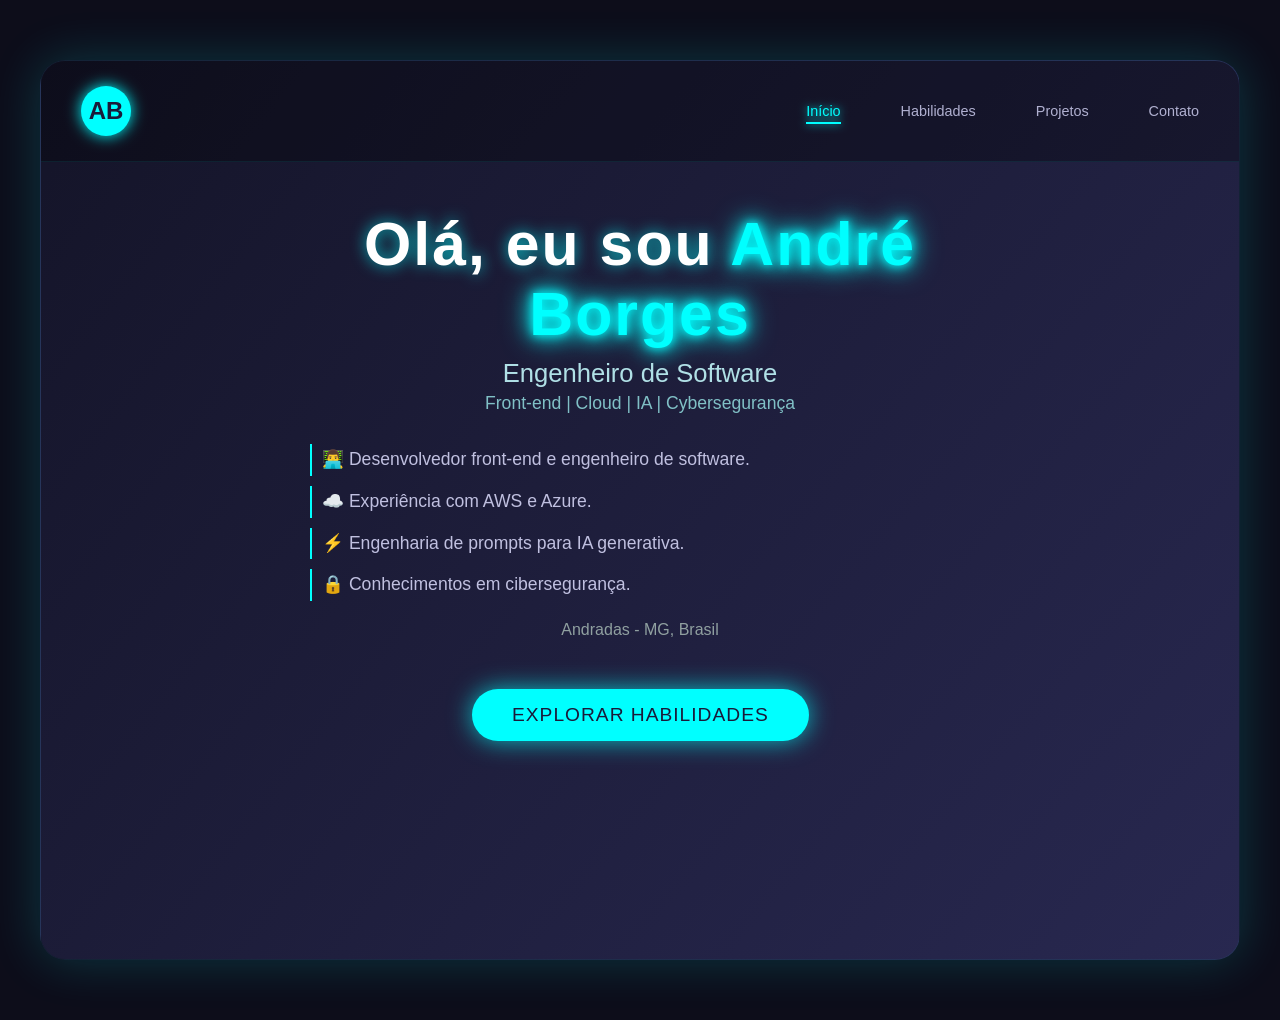
<file: index.html>
<!DOCTYPE html>
<html lang="pt-BR">
<head>
  <meta charset="UTF-8" />
  <meta name="viewport" content="width=device-width, initial-scale=1.0" />
  <title>Portfólio - André Borges</title>
  <link rel="stylesheet" href="https://cdnjs.cloudflare.com/ajax/libs/font-awesome/6.5.2/css/all.min.css" />
  <style>
    /* Variáveis CSS */
    :root {
      --nav-height: 70px;
      --main-color: #00ffff;
      --secondary-color: #8200ff;
      --bg-dark: #0d0d1a;
      --bg-medium: #1a1a3a;
      --text-light: #e0e0ff;
      --text-muted: #b0b0d0;
    }

    * {
      padding: 0;
      margin: 0;
      box-sizing: border-box;
      font-family: 'Segoe UI', Tahoma, Geneva, Verdana, sans-serif;
    }

    body {
      width: 100%;
      min-height: 100vh;
      display: flex;
      justify-content: center;
      align-items: center;
      background-color: var(--bg-dark);
      color: var(--text-light);
      overflow-x: hidden;
      padding: 20px;
    }

    main {
      position: relative;
      display: flex;
      flex-direction: column;
      width: 100%;
      max-width: 1200px;
      min-height: 90vh;
      border-radius: 25px;
      overflow: hidden;
      background: linear-gradient(90deg, rgba(20,20,40,1) 0%, rgba(30,30,60,1) 35%, rgba(40,40,80,1) 100%);
      box-shadow: 0 0 50px rgba(0,255,255,0.18);
      border: 1px solid rgba(0,255,255,0.06);
    }

    nav {
      display: flex;
      justify-content: space-between;
      padding: 15px 20px;
      align-items: center;
      z-index: 10;
      background-color: rgba(0, 0, 0, 0.3);
      border-bottom: 1px solid rgba(0, 255, 255, 0.08);
      flex-wrap: wrap;
    }

    .logo-placeholder {
      width: 40px;
      height: 40px;
      background-color: var(--main-color);
      border-radius: 50%;
      display: flex;
      justify-content: center;
      align-items: center;
      font-weight: bold;
      font-size: 20px;
      color: var(--bg-medium);
      box-shadow: 0 0 15px var(--main-color);
    }

    .menu-text {
      display: flex;
      gap: 15px;
      font-weight: 500;
      color: var(--text-muted);
      flex-wrap: wrap;
      justify-content: center;
      margin: 5px 0;
    }

    .menu-text p {
      cursor: pointer;
      transition: color 0.3s, text-shadow 0.3s;
      position: relative;
      font-size: 0.9em;
    }

    .menu-text p:hover {
      color: var(--main-color);
      text-shadow: 0 0 8px var(--main-color);
    }

    .menu-text p.active {
      color: var(--main-color);
      text-shadow: 0 0 8px var(--main-color);
    }
    .menu-text p.active::after {
      content: '';
      position: absolute;
      bottom: -5px;
      left: 0;
      width: 100%;
      height: 2px;
      background-color: var(--main-color);
      box-shadow: 0 0 8px var(--main-color);
    }

    button {
      font-size: 0.9em;
      padding: 10px 25px;
      border-radius: 20px;
      background-color: transparent;
      border: 2px solid var(--main-color);
      color: var(--main-color);
      cursor: pointer;
      transition: background-color 0.3s, color 0.3s, box-shadow 0.3s;
      text-transform: uppercase;
      letter-spacing: 1px;
    }

    button:hover {
      background-color: var(--main-color);
      color: var(--bg-medium);
      box-shadow: 0 0 20px var(--main-color);
    }

    /* Base para todas as seções */
    .section {
      width: 100%;
      height: calc(100% - var(--nav-height, 70px));
      position: absolute;
      top: var(--nav-height, 70px);
      left: 0;
      display: flex;
      justify-content: center;
      align-items: center;
      opacity: 0;
      visibility: hidden;
      pointer-events: none;
      transition: opacity 0.8s ease-in-out, visibility 0.8s ease-in-out;
      padding-top: 20px;
      padding-bottom: 20px;
      overflow-y: auto;
      flex-direction: column;
    }

    .section.active-section {
      opacity: 1;
      visibility: visible;
      pointer-events: all;
    }

    /* Home */
    .home-section { 
      padding: 20px; 
      text-align: center; 
      justify-content: center; 
      background: linear-gradient(135deg, rgba(20,20,40,0.9) 0%, rgba(40,40,80,0.9) 100%);
    }
    
    .home-content { 
      max-width: 700px; 
      margin-bottom: 50px; 
      padding: 0 20px; 
    }

    .welcome-title { 
      font-size: 2.8em; 
      color: #fff; 
      text-shadow: 0 0 15px rgba(0,255,255,0.7); 
      margin-bottom: 10px; 
      letter-spacing: 1px; 
      animation: fadeInScale 1.5s forwards; 
    }
    
    .welcome-title .neon-name { 
      color: var(--main-color); 
      text-shadow: 0 0 10px var(--main-color), 0 0 20px var(--main-color), 0 0 30px var(--main-color); 
    }

    .role-text { 
      font-size: 1.3em; 
      color: #b0e0e6; 
      margin-bottom: 5px; 
      opacity: 0; 
      animation: fadeIn 1.2s 0.5s forwards; 
    }
    
    .role-text-2 { 
      font-size: 1em; 
      color: #80c0c6; 
      margin-bottom: 30px; 
      opacity: 0; 
      animation: fadeIn 1.2s 0.8s forwards; 
    }

    .home-summary { 
      margin-top: 30px; 
      text-align: left; 
      font-size: 0.95em; 
      color: #c0c0e0; 
      line-height: 1.8; 
    }
    
    .summary-line { 
      opacity: 0; 
      animation: fadeIn 1.2s forwards; 
      margin-bottom: 10px;
      padding-left: 10px;
      border-left: 2px solid var(--main-color);
    }
    
    .summary-line:nth-child(1){ animation-delay: 1.2s; }
    .summary-line:nth-child(2){ animation-delay: 1.5s; }
    .summary-line:nth-child(3){ animation-delay: 1.8s; }
    .summary-line:nth-child(4){ animation-delay: 2.1s; }

    .location-text { 
      font-size: 1em; 
      color: #90a0a0; 
      margin-top: 20px; 
      opacity: 0; 
      animation: fadeIn 1.2s 2.4s forwards; 
    }

    .explore-button {
      margin-top: 50px; 
      padding: 12px 30px; 
      font-size: 1em; 
      border-radius: 30px;
      background-color: var(--main-color); 
      color: var(--bg-medium); 
      border: none; 
      box-shadow: 0 0 25px rgba(0,255,255,0.7);
      cursor: pointer; 
      transition: transform 0.3s, box-shadow 0.3s; 
      opacity: 0; 
      animation: fadeInScale 1.2s 2.8s forwards;
    }
    
    .explore-button:hover { 
      transform: translateY(-3px) scale(1.02); 
      box-shadow: 0 0 35px rgba(0,255,255,0.9); 
    }

    /* Habilidades - estrutura principal */
    .skills-section {
      position: relative;
      overflow: hidden;
      padding: 20px;
      background: linear-gradient(135deg, rgba(30,30,60,0.9) 0%, rgba(50,50,100,0.9) 100%);
    }

    .skills-section .content { 
      display: flex; 
      flex-direction: column; 
      width: 90%; 
      gap: 40px; 
      margin: 20px auto; 
      align-items: center; 
      padding: 0; 
      position: relative; 
      z-index: 5; 
      max-width: 1000px; 
    }
    
    .skills-section .info-text { 
      z-index: 5; 
      padding: 0 20px; 
      text-align: center;
      max-width: 800px;
    }
    
    .skills-section h1 { 
      text-align: center; 
      color: var(--main-color); 
      text-shadow: 0 0 10px var(--main-color), 0 0 20px var(--main-color); 
      font-size: 2.5em; 
      letter-spacing: 1px; 
      margin-bottom: 20px;
    }
    
    .skills-section .info-description { 
      text-align: center; 
      margin-top: 20px; 
      color: #c0c0e0; 
      line-height: 1.6; 
      max-width: 100%; 
      margin-left: auto; 
      margin-right: auto; 
      font-size: 1.1em; 
    }

    .skills-container {
      display: grid;
      grid-template-columns: repeat(auto-fit, minmax(250px, 1fr));
      gap: 25px;
      width: 100%;
      max-width: 1000px;
      margin-top: 30px;
    }

    .skill-card {
      background: rgba(30, 30, 60, 0.7);
      border-radius: 15px;
      padding: 25px;
      text-align: center;
      transition: transform 0.3s, box-shadow 0.3s;
      border: 1px solid rgba(0, 255, 255, 0.1);
      box-shadow: 0 5px 15px rgba(0, 0, 0, 0.2);
    }

    .skill-card:hover {
      transform: translateY(-5px);
      box-shadow: 0 10px 25px rgba(0, 255, 255, 0.2);
      border-color: rgba(0, 255, 255, 0.3);
    }

    .skill-icon {
      font-size: 2.5rem;
      color: var(--main-color);
      margin-bottom: 15px;
      filter: drop-shadow(0 0 8px var(--main-color));
    }

    .skill-title {
      font-size: 1.3em;
      color: var(--main-color);
      margin-bottom: 15px;
      font-weight: 600;
    }

    .skill-description {
      color: var(--text-muted);
      font-size: 0.95em;
      line-height: 1.6;
    }

    /* projetos */
    .projects-section { 
      padding: 20px; 
      background: linear-gradient(135deg, rgba(20,20,50,0.9) 0%, rgba(40,40,80,0.9) 100%); 
    }
    
    .projects-content { 
      width: 100%; 
      max-width: 1200px; 
      text-align: center; 
    }
    
    .section-title { 
      font-size: 2.5em; 
      color: var(--main-color); 
      text-shadow: 0 0 10px var(--main-color); 
      margin-bottom: 10px; 
    }
    
    .section-subtitle { 
      font-size: 1.1em; 
      color: var(--text-muted); 
      margin-bottom: 40px; 
    }
    
    .project-grid { 
      display: grid; 
      grid-template-columns: repeat(auto-fit, minmax(300px, 1fr)); 
      gap: 30px; 
      justify-content: center; 
      align-items: stretch; 
      max-width: 1200px; 
      margin: 0 auto; 
    }
    
    .project-card { 
      background-color: rgba(30,30,60,0.8); 
      border-radius: 15px; 
      overflow: hidden; 
      box-shadow: 0 0 20px rgba(0,255,255,0.12); 
      border: 1px solid rgba(0,255,255,0.06); 
      transition: transform 0.3s, box-shadow 0.3s; 
      cursor: pointer; 
      display: flex; 
      flex-direction: column; 
      align-items: center; 
      padding-bottom: 20px; 
    }
    
    .project-card:hover { 
      transform: translateY(-5px) scale(1.02); 
      box-shadow: 0 0 30px rgba(0,255,255,0.25); 
    }
    
    .project-thumbnail { 
      width: 100%; 
      height: 180px; 
      object-fit: cover; 
      border-bottom: 1px solid rgba(0,255,255,0.06); 
       
         background: url('/images/WhatsApp\ Image\ 2025-09-01\ at\ 2.14.29\ PM.jpeg');
         background-size: cover;
         background-position: center;
    
      
    }
    
    .project-card-title { 
      font-size: 1.3em; 
      color: var(--main-color); 
      margin: 20px 10px 15px; 
      text-align: center; 
    }
    
    .project-details { 
      padding: 0 20px; 
      font-size: 0.95em; 
      color: var(--text-muted); 
      text-align: center; 
      flex-grow: 1; 
      margin-bottom: 20px;
    }
    
    .project-links { 
      margin-top: auto; 
      display: flex; 
      gap: 15px; 
      justify-content: center; 
    }
    
    .project-link { 
      display: inline-block; 
      padding: 8px 20px; 
      background-color: rgba(0,255,255,0.12); 
      border: 1px solid var(--main-color); 
      border-radius: 8px; 
      color: var(--main-color); 
      text-decoration: none; 
      font-size: 0.9em; 
      transition: background-color 0.3s, color 0.3s; 
    }
    
    .project-link:hover { 
      background-color: var(--main-color); 
      color: var(--bg-medium); 
    }

    /* contato */
    .contact-section { 
      padding: 20px; 
      background: linear-gradient(135deg, rgba(15,15,40,0.9) 0%, rgba(35,35,70,0.9) 100%); 
    }
    
    .contact-content { 
      width: 100%; 
      max-width: 1000px; 
      text-align: center; 
    }
    
    .contact-grid { 
      display: grid;
      grid-template-columns: repeat(auto-fit, minmax(200px, 1fr));
      justify-content: center; 
      align-items: center; 
      gap: 25px; 
      margin-top: 40px; 
      margin-bottom: 40px; 
      max-width: 1000px; 
      margin-left: auto; 
      margin-right: auto; 
    }
    
    .contact-node { 
      display: flex; 
      flex-direction: column; 
      align-items: center; 
      background-color: rgba(30,30,70,0.7); 
      border-radius: 15px; 
      padding: 25px 20px; 
      box-shadow: 0 0 20px rgba(130,0,255,0.18); 
      border: 1px solid rgba(130,0,255,0.08); 
      transition: transform 0.3s, box-shadow 0.3s; 
      cursor: pointer; 
    }
    
    .contact-node:hover { 
      transform: translateY(-8px) scale(1.03); 
      box-shadow: 0 0 30px rgba(130,0,255,0.28); 
    }
    
    .contact-icon {
      font-size: 2.5rem;
      margin-bottom: 15px;
      color: var(--main-color);
      filter: drop-shadow(0 0 10px rgba(0,255,255,0.6));
    }

    .node-label { 
      font-size: 1.1em; 
      color: #e0b0ff; 
      margin-bottom: 10px; 
      font-weight: bold; 
    }
    
    .node-link, .node-info { 
      font-size: 0.9em; 
      color: #b0a0ff; 
      text-decoration: none; 
      word-break: break-all; 
      text-align: center; 
      transition: color 0.3s; 
    }
    
    .node-link:hover { 
      color: #fff; 
      text-decoration: underline; 
    }

    /* formulário */
    .contact-form { 
      display: flex; 
      flex-direction: column; 
      gap: 20px; 
      width: 100%; 
      max-width: 500px; 
      margin: 40px auto; 
      padding: 25px; 
      background-color: rgba(30,30,70,0.5); 
      border-radius: 15px; 
      box-shadow: 0 0 15px rgba(0,255,255,0.06); 
      border: 1px solid rgba(0,255,255,0.03); 
    }
    
    .contact-form h3 { 
      font-size: 1.5em; 
      color: var(--main-color); 
      margin-bottom: 20px; 
      text-shadow: 0 0 5px var(--main-color); 
    }
    
    .form-input, .form-textarea { 
      padding: 12px 15px; 
      border: 1px solid var(--main-color); 
      background-color: rgba(0,0,0,0.3); 
      color: var(--text-light); 
      border-radius: 8px; 
      font-size: 1em; 
      transition: border-color 0.3s, box-shadow 0.3s; 
    }
    
    .form-input:focus, .form-textarea:focus { 
      outline: none; 
      border-color: var(--main-color); 
      box-shadow: 0 0 10px var(--main-color); 
    }
    
    .form-textarea { 
      resize: vertical; 
      min-height: 120px; 
    }
    
    .submit-button { 
      margin-top: 10px; 
      width: 100%; 
      padding: 12px; 
      font-size: 1.1em; 
      background-color: var(--main-color); 
      color: var(--bg-medium); 
      border: none; 
      border-radius: 8px; 
      cursor: pointer; 
      transition: background-color 0.3s, box-shadow 0.3s; 
    }
    
    .submit-button:hover { 
      background-color: #00e0e0; 
      box-shadow: 0 0 20px var(--main-color); 
    }

    /* Mensagens de status */
    .form-status {
      padding: 10px;
      border-radius: 8px;
      margin-top: 15px;
      text-align: center;
      display: none;
    }
    
    .form-status.success {
      background-color: rgba(0, 200, 83, 0.2);
      border: 1px solid #00c853;
      color: #00c853;
      display: block;
    }
    
    .form-status.error {
      background-color: rgba(255, 0, 0, 0.2);
      border: 1px solid #f44336;
      color: #f44336;
      display: block;
    }

    /* keyframes */
    @keyframes fadeInScale { 
      0% { 
        opacity: 0; 
        transform: scale(0.9);
      } 
      100% { 
        opacity: 1; 
        transform: scale(1);
      } 
    }
    
    @keyframes fadeIn { 
      0% { 
        opacity: 0;
      } 
      100% { 
        opacity: 1;
      } 
    }

    /* animações iniciais */
    .project-card, .contact-node, .form-input, .form-textarea, .submit-button, .skill-card { 
      opacity: 0; 
      animation: fadeIn 0.8s forwards; 
    }

    /* ========================= MEDIA QUERIES (RESPONSIVIDADE) ========================= */

    @media (min-width: 600px) {
      :root { --nav-height: 80px; }

      nav { padding: 20px 30px; }
      .logo-placeholder { width: 45px; height: 45px; font-size: 22px; }
      .menu-text { gap: 30px; font-size: 1em; margin: 0; }
      button { padding: 10px 30px; font-size: 1em; }

      .section { padding-top: var(--nav-height); }

      .welcome-title { font-size: 3.2em; }
      .role-text { font-size: 1.4em; }
      .role-text-2 { font-size: 1.1em; }
      .home-summary { font-size: 1.05em; }
      .explore-button { font-size: 1.1em; padding: 14px 35px; }

      .skills-container {
        grid-template-columns: repeat(auto-fit, minmax(280px, 1fr));
      }
    }

    @media (min-width: 992px) {
      :root { --nav-height: 90px; }

      main { 
        width: 100%; 
        max-width: 1200px; 
        height: auto; 
        min-height: 100vh; 
        border-radius: 25px; 
        box-shadow: 0 0 50px rgba(0,255,255,0.18); 
        border: 1px solid rgba(0,255,255,0.06); 
        margin: 40px 0;
      }
      
      nav { padding: 25px 40px; }
      .logo-placeholder { width: 50px; height: 50px; font-size: 24px; }
      .menu-text { gap: 60px; font-size: 1em; }

      .section { 
        padding-top: 0; 
        height: 100%; 
        top: 0; 
      }

      .welcome-title { font-size: 3.8em; letter-spacing: 2px; }
      .role-text { font-size: 1.6em; }
      .home-summary { font-size: 1.1em; }
      .explore-button { font-size: 1.2em; padding: 15px 40px; }

      .project-grid { grid-template-columns: repeat(auto-fit, minmax(350px, 1fr)); gap: 40px; }
      .section-title { font-size: 3em; }
      .project-thumbnail { height: 200px; }

      .contact-grid { 
        grid-template-columns: repeat(4, 1fr);
        gap: 30px; 
        margin-top: 50px; 
        margin-bottom: 50px; 
      }
    }

    .explanation-box {
      background: rgba(30, 30, 70, 0.8);
      border-radius: 15px;
      padding: 25px;
      margin: 30px auto;
      max-width: 800px;
      border: 1px solid var(--main-color);
      box-shadow: 0 0 20px rgba(0, 255, 255, 0.2);
    }

    .explanation-box h3 {
      color: var(--main-color);
      margin-bottom: 15px;
      text-align: center;
    }

    .explanation-box p {
      margin-bottom: 15px;
      line-height: 1.6;
    }

    .explanation-box ul {
      margin-left: 20px;
      margin-bottom: 15px;
    }

    .explanation-box li {
      margin-bottom: 8px;
    }
  </style>
</head>
<body>
  <main>
    <nav>
      <div class="logo-placeholder">AB</div>
      <div class="menu-text">
        <p class="nav-link active" data-section="home">Início</p>
        <p class="nav-link" data-section="skills">Habilidades</p>
        <p class="nav-link" data-section="projects">Projetos</p>
        <p class="nav-link" data-section="contact">Contato</p>
      </div>
    </nav>

    <!-- Home -->
    <section class="home-section section active-section">
      <div class="home-content">
        <h1 class="welcome-title">
          Olá, eu sou <span class="neon-name">André Borges</span>
        </h1>
        <p class="role-text">Engenheiro de Software</p>
        <p class="role-text-2">Front-end | Cloud | IA | Cybersegurança</p>

        <div class="home-summary">
          <p class="summary-line">👨‍💻 Desenvolvedor front-end e engenheiro de software.</p>
          <p class="summary-line">☁️ Experiência com AWS e Azure.</p>
          <p class="summary-line">⚡ Engenharia de prompts para IA generativa.</p>
          <p class="summary-line">🔒 Conhecimentos em cibersegurança.</p>
        </div>

        <p class="location-text">Andradas - MG, Brasil</p>

        <button class="explore-button" data-target-section="skills">
          Explorar Habilidades
        </button>
      </div>
    </section>

    <!-- Habilidades -->
    <section class="skills-section section">
      <div class="content">
        <div class="info-text">
          <h1 id="main-title">Habilidades</h1>
          <p class="info-description">Conheça minhas principais competências e áreas de especialização</p>
        </div>
        
        <div class="skills-container">
          <div class="skill-card">
            <div class="skill-icon">
              <i class="fas fa-code"></i>
            </div>
            <h3 class="skill-title">Desenvolvimento Web</h3>
            <p class="skill-description">HTML, CSS, JavaScript, React e Next.js para criar interfaces modernas e responsivas.</p>
          </div>
          
          <div class="skill-card">
            <div class="skill-icon">
              <i class="fas fa-brain"></i>
            </div>
            <h3 class="skill-title">Engenharia de Prompts (IA)</h3>
            <p class="skill-description">Criação e refinamento de instruções para modelos de IA generativa como ChatGPT e Claude.</p>
          </div>
          
          <div class="skill-card">
            <div class="skill-icon">
              <i class="fas fa-cloud"></i>
            </div>
            <h3 class="skill-title">Cloud Computing</h3>
            <p class="skill-description">AWS (EC2, S3, Lambda) e Azure para deploy, escalabilidade e gerenciamento de aplicações.</p>
          </div>
          
          <div class="skill-card">
            <div class="skill-icon">
              <i class="fas fa-tasks"></i>
            </div>
            <h3 class="skill-title">Gestão de Projetos</h3>
            <p class="skill-description">Metodologias ágeis, especialmente Scrum, para gerenciar equipes e entregar projetos.</p>
          </div>
          
          <div class="skill-card">
            <div class="skill-icon">
              <i class="fas fa-shield-alt"></i>
            </div>
            <h3 class="skill-title">Cybersegurança</h3>
            <p class="skill-description">Segurança da informação, análise de vulnerabilidades e proteção de dados.</p>
          </div>
          
          <div class="skill-card">
            <div class="skill-icon">
              <i class="fas fa-mobile-alt"></i>
            </div>
            <h3 class="skill-title">Desenvolvimento Mobile</h3>
            <p class="skill-description">Experiência em desenvolvimento de aplicativos multiplataforma.</p>
          </div>
        </div>
      </div>
    </section>

    <!-- Projetos -->
    <section class="projects-section section">
      <div class="projects-content">
        <h2 class="section-title">Projetos</h2>
        <p class="section-subtitle">Alguns trabalhos desenvolvidos</p>
        <div class="project-grid">
          <div class="project-card">
            <div class="project-thumbnail"></div>
            <h3 class="project-card-title">Jardim de Flores</h3>
            <p class="project-details">
              Jardim interativo com flores para mandar a sua amada(o).
            </p>
            <div class="project-links">
              
              <a href="flowers_garden/dist/index.html" target="_blank" class="project-link">Demo</a>
              <a href="https://github.com/andredelimamborges/portifolio_/tree/master/flowers_garden/dist" class="project-link">GitHub</a>
            </div>
          </div>
          <div class="project-card">
            <div class="project-thumbnail"></div>
            <h3 class="project-card-title">Carrousel de produtos</h3>
            <p class="project-details">
              Protótipo de carrousel de produtos com design futurista e responsivo.
            </p>
            <div class="project-links">
             
              <a href="futuristic_landing_page/index.html" target="_blank" class="project-link">Demo</a>
              <a href="https://github.com/andredelimamborges/portifolio_/tree/master/futuristic_landing_page" class="project-link">GitHub</a>
            </div>
          </div>
          <div class="project-card">
            <div class="project-thumbnail"></div>
            <h3 class="project-card-title">Sistema de Automação de Eventos</h3>
            <p class="project-details">
              Sistema para automação de eventos semelhante a Uber.
            </p>
            <div class="project-links">
              
              <a href="iorole/index.html" target="_blank" class="project-link">Demo</a>
              <a href="https://github.com/andredelimamborges/portifolio_/tree/master/iorole" class="project-link">GitHub</a>
            </div>
          </div>
          <div class="project-card">
            <div class="project-thumbnail"></div>
            <h3 class="project-card-title">Dragão Interativo</h3>
            <p class="project-details">
              Dragão interativo para demonstração de habilidades em animações.
            </p>
            <div class="project-links">
            
              <a href="interactive_dragon/interactive dragon.html" target="_blank" class="project-link">Demo</a>
              <a href="https://github.com/andredelimamborges/portifolio_/tree/master/interactive_dragon" class="project-link">GitHub</a>
            </div>
          </div>
        </div>
      </div>
    </section>

    <!-- Contato -->
    <section class="contact-section section">
      <div class="contact-content">
        <h2 class="section-title">Contato</h2>
        <div class="contact-grid">
          <div class="contact-node">
            <i class="fa-brands fa-github contact-icon"></i>
            <p class="node-label">GitHub</p>
            <a href="https://github.com/andredelimamborges" target="_blank" class="node-link">
              @andredelimamborges
            </a>
          </div>
          <div class="contact-node">
            <i class="fa-brands fa-linkedin contact-icon"></i>
            <p class="node-label">LinkedIn</p>
            <a href="https://www.linkedin.com/in/andré-de-lima-miranda-borges" target="_blank" class="node-link">
              in/andré-borges
            </a>
          </div>
          <div class="contact-node">
            <i class="fa-solid fa-envelope contact-icon"></i>
            <p class="node-label">Email</p>
            <a href="mailto:andre77llmb@gmail.com" class="node-link">
              andre77llmb@gmail.com
            </a>
          </div>
          <div class="contact-node">
            <i class="fa-brands fa-whatsapp contact-icon"></i>
            <p class="node-label">WhatsApp</p>
            <a href="https://wa.me/5535999816777" target="_blank" class="node-link">
              +55 35 99881-6777
            </a>
          </div>
        </div>
        
        <div class="contact-form">
          <h3>Envie uma mensagem</h3>
          <form id="contactForm" action="https://formsubmit.co/andre77llmb@gmail.com" method="POST">
            <input type="hidden" name="_subject" value="Nova mensagem do portfólio - André Borges">
            <input type="hidden" name="_template" value="table">
            <input type="hidden" name="_next" value="#">
            <input type="hidden" name="_captcha" value="false">
            
            <input type="text" name="name" class="form-input" placeholder="Seu nome" required>
            <input type="email" name="email" class="form-input" placeholder="Seu email" required>
            <textarea name="message" class="form-textarea" placeholder="Sua mensagem" required></textarea>
            <button type="submit" class="submit-button">Enviar Mensagem</button>
            
            <div id="formStatus" class="form-status"></div>
          </form>
        </div>
    </section>
  </main>

  <script>
    // Seletores globais para a navegação e seções
    const navLinks = document.querySelectorAll(".nav-link");
    const sections = document.querySelectorAll(".section");
    const exploreButton = document.querySelector(".explore-button");
    const navElement = document.querySelector("nav");
    const contactForm = document.getElementById("contactForm");
    const formStatus = document.getElementById("formStatus");

    // --- Funções de Navegação entre Seções ---
    function updateNavHeight() {
      const navHeight = navElement.offsetHeight;
      document.documentElement.style.setProperty("--nav-height", `${navHeight}px`);
    }

    function showSection(sectionId) {
      sections.forEach((section) => section.classList.remove("active-section"));
      const targetSection = document.querySelector(`.${sectionId}-section`);
      if (targetSection) targetSection.classList.add("active-section");

      navLinks.forEach((link) => {
        link.classList.remove("active");
        if (link.dataset.section === sectionId) {
          link.classList.add("active");
        }
      });
    }

    // Processamento do formulário de contato
    contactForm.addEventListener("submit", async function(e) {
      e.preventDefault();
      
      const submitButton = this.querySelector('button[type="submit"]');
      const originalText = submitButton.textContent;
      
      // Mostrar estado de carregamento
      submitButton.textContent = "Enviando...";
      submitButton.disabled = true;
      formStatus.style.display = "none";
      
      try {
        // Coletar dados do formulário
        const formData = new FormData(this);
        
        // Enviar dados para o FormSubmit
        const response = await fetch(this.action, {
          method: 'POST',
          body: formData,
          headers: {
            'Accept': 'application/json'
          }
        });
        
        if (response.ok) {
          // Sucesso
          formStatus.textContent = "Mensagem enviada com sucesso! Entrarei em contato em breve.";
          formStatus.className = "form-status success";
          this.reset();
        } else {
          throw new Error('Falha no envio');
        }
      } catch (error) {
        // Erro
        formStatus.textContent = "Erro ao enviar mensagem. Tente novamente ou entre em contato diretamente por email.";
        formStatus.className = "form-status error";
      } finally {
        // Restaurar estado normal do botão
        submitButton.textContent = originalText;
        submitButton.disabled = false;
      }
    });

    // --- Event Listeners ---
    navLinks.forEach((link) => {
      link.addEventListener("click", () => {
        showSection(link.dataset.section);
      });
    });

    exploreButton.addEventListener("click", () => {
      const targetSectionId = exploreButton.dataset.targetSection;
      if (targetSectionId) showSection(targetSectionId);
    });

    // Inicialização
    window.addEventListener("DOMContentLoaded", () => {
      updateNavHeight();
      showSection("home");
    });

    window.addEventListener("resize", updateNavHeight);
  </script>
</body>
</html>
</file>
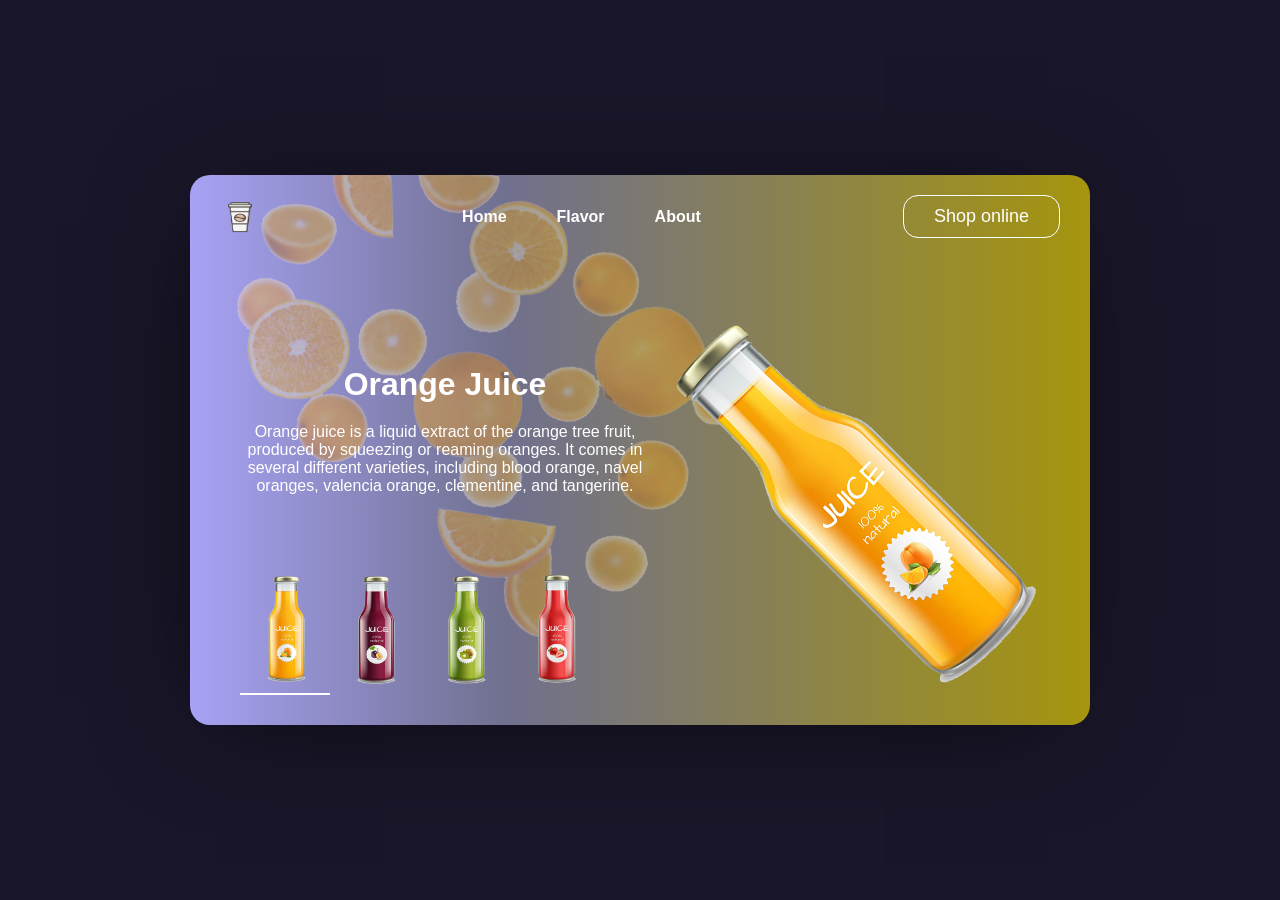
<file: futuristic_landing_page/index.html>
<!DOCTYPE html>
<html lang="en">
	<head>
		<meta charset="UTF-8" />
		<meta name="viewport" content="width=device-width, initial-scale=1.0" />
		<title>Tiktok animation site</title>
		<link rel="stylesheet" href="style.css" />
		<script src="script.js" defer></script>
	</head>
	<body>
		<main>
			<nav>
				<img src="./images/logo.png" alt="logo" class="logo" />
				<div class="menu-text">
					<p>Home</p>
					<p>Flavor</p>
					<p>About</p>
				</div>
				<button>Shop online</button>
			</nav>
			<div class="content">
				<div class="juice-text">
					<h1>Orange Juice</h1>
					<p class="juice-info">
						Orange juice is a liquid extract of the orange tree fruit, produced
						by squeezing or reaming oranges. It comes in several different
						varieties, including blood orange, navel oranges, valencia orange,
						clementine, and tangerine.
					</p>
				</div>
				<div class="photos">
					<div class="juice-wrapper activePhoto">
						<img src="./images/juice1.png" alt="juice1" class="static-juice" />
					</div>
					<div class="juice-wrapper">
						<img src="./images/juice2.png" alt="juice2" class="static-juice" />
					</div>
					<div class="juice-wrapper">
						<img src="./images/juice3.png" alt="juice3" class="static-juice" />
					</div>
					<div class="juice-wrapper">
						<img src="./images/juice4.png" alt="juice4" class="static-juice" />
					</div>
				</div>
			</div>
			<div class="juice-wheel">
				<img src="./images/juice1.png" alt="juice1" class="dynamic-juice-1" />
				<img src="./images/juice2.png" alt="juice1" class="dynamic-juice-2" />
				<img src="./images/juice3.png" alt="juice1" class="dynamic-juice-3" />
				<img src="./images/juice4.png" alt="juice1" class="dynamic-juice-4" />
			</div>
			<div class="fruits-wheel">
				<img
					src="./images/bgorange.png"
					alt="orange"
					class="dynamic-fruits-1" />
				<img src="./images/bgplumb.png" alt="plumb" class="dynamic-fruits-2" />
				<img src="./images/bgkiwi.png" alt="kiwi" class="dynamic-fruits-3" />
				<img
					src="./images/bgstrawberry.png"
					alt="strawberry"
					class="dynamic-fruits-4" />
			</div>
		</main>
	</body>
</html>
</file>
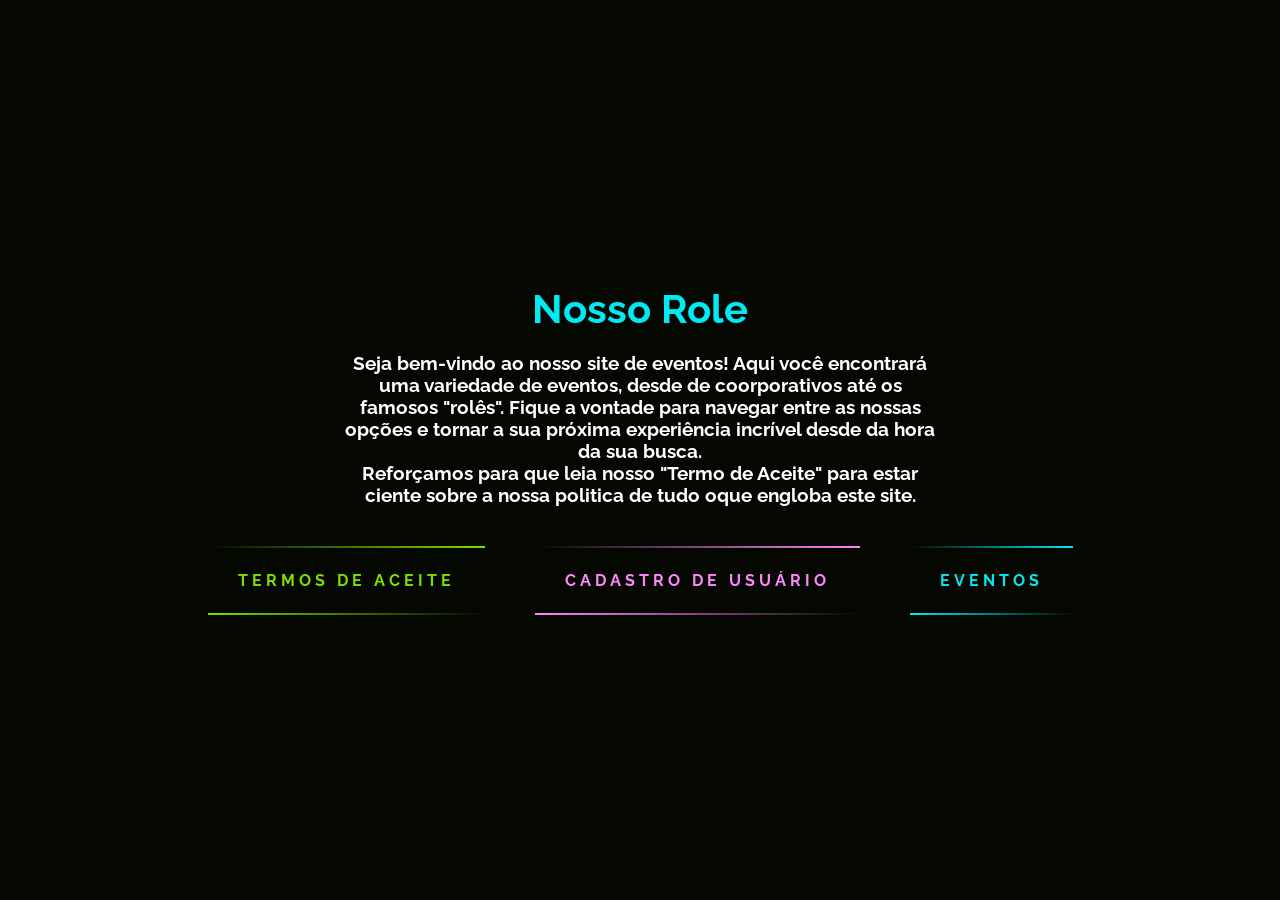
<file: iorole/index.html>
<!DOCTYPE html>
<html lang="en">
  <head>
    <meta charset="UTF-8">
    <meta name="viewport" content="width=device-width, initial-scale=1.0">
    <title>Nosso Role</title>
    <style>
      @import url('https://fonts.googleapis.com/css2?family=Raleway:wght@400;700&display=swap');
      * {
          margin: 0;
          padding: 0;
          box-sizing: border-box;
      }
      body {
          display: flex;
          flex-direction: column;
          justify-content: center;
          align-items: center;
          min-height: 100vh;
          background: #050801;
          font-family: 'Raleway', sans-serif;
          font-weight: bold;
          color: #fff;
      }
      main {
          text-align: center;
          margin-bottom: 40px;
      }
      main h1 {
          color: #03e9f4;
          font-size: 2.5em;
          margin-bottom: 20px;
      }
      main p {
          color: #fff;
          font-size: 1.2em;
          max-width: 600px;
      }
      .button-container {
          display: flex;
          justify-content: center;
          gap: 50px;
      }
      a {
          position: relative;
          display: inline-block;
          padding: 25px 30px;
          color: #03e9f4;
          text-decoration: none;
          text-transform: uppercase;
          transition: 0.5s;
          letter-spacing: 4px;
          overflow: hidden;
      }
      a:hover {
          background: #03e9f4;
          color: #050801;
          box-shadow: 0 0 5px #03e9f4,
                      0 0 25px #03e9f4,
                      0 0 50px #03e9f4,
                      0 0 200px #03e9f4;
          -webkit-box-reflect: below 1px linear-gradient(transparent, #0005);
      }
      a:nth-child(1) {
          filter: hue-rotate(270deg);
      }
      a:nth-child(2) {
          filter: hue-rotate(110deg);
      }
      a span {
          position: absolute;
          display: block;
      }
      a span:nth-child(1) {
          top: 0;
          left: 0;
          width: 100%;
          height: 2px;
          background: linear-gradient(90deg, transparent, #03e9f4);
          animation: animate1 1s linear infinite;
      }
      @keyframes animate1 {
          0% { left: -100%; }
          50%, 100% { left: 100%; }
      }
      a span:nth-child(2) {
          top: -100%;
          right: 0;
          width: 2px;
          height: 100%;
          background: linear-gradient(180deg, transparent, #03e9f4);
          animation: animate2 1s linear infinite;
          animation-delay: 0.25s;
      }
      @keyframes animate2 {
          0% { top: -100%; }
          50%, 100% { top: 100%; }
      }
      a span:nth-child(3) {
          bottom: 0;
          right: 0;
          width: 100%;
          height: 2px;
          background: linear-gradient(270deg, transparent, #03e9f4);
          animation: animate3 1s linear infinite;
          animation-delay: 0.50s;
      }
      @keyframes animate3 {
          0% { right: -100%; }
          50%, 100% { right: 100%; }
      }
      a span:nth-child(4) {
          bottom: -100%;
          left: 0;
          width: 2px;
          height: 100%;
          background: linear-gradient(360deg, transparent, #03e9f4);
          animation: animate4 1s linear infinite;
          animation-delay: 0.75s;
      }
      @keyframes animate4 {
          0% { bottom: -100%; }
          50%, 100% { bottom: 100%; }
      }
      /* Pop-up styles */
      .modal {
          display: none;
          position: fixed;
          top: 0;
          left: 0;
          width: 100%;
          height: 100%;
          background: rgba(0, 0, 0, 0.8);
          justify-content: center;
          align-items: center;
          z-index: 1000;
      }
      .modal-content {
          background: #050801;
          padding: 30px;
          border-radius: 10px;
          max-width: 500px;
          width: 90%;
          color: #fff;
          position: relative;
          border: 2px solid #03e9f4;
      }
      .modal-content h2 {
          color: #03e9f4;
          margin-bottom: 20px;
      }
      .modal-content p {
          margin-bottom: 20px;
      }
      .close-btn {
          position: absolute;
          top: 10px;
          right: 15px;
          color: #03e9f4;
          font-size: 24px;
          cursor: pointer;
      }
      .close-btn:hover {
          color: #fff;
      }
    </style>
  </head>
  <body>
    <main>
        <h1>Nosso Role</h1>
        <p>Seja bem-vindo ao nosso site de eventos! Aqui você encontrará uma variedade de eventos, desde de coorporativos até os famosos "rolês". Fique a vontade para navegar entre as nossas opções e tornar a sua próxima experiência incrível desde da hora da sua busca. 

        <br>Reforçamos para que leia nosso "Termo de Aceite" para estar ciente sobre a nossa politica de tudo oque engloba este site.  </p>
    </main>
    <div class="button-container">
        <a href="#" id="terms-link">
            <span></span>
            <span></span>
            <span></span>
            <span></span>
            Termos de aceite
        </a>
        <a href="login\cadastro.html">
            <span></span>
            <span></span>
            <span></span>
            <span></span>
            Cadastro de Usuário
        </a>
        <a href="eventos\paginaderole.html">
            <span></span>
            <span></span>
            <span></span>
            <span></span>
            Eventos
        </a>
    </div>
    <div class="modal" id="terms-modal">
        <div class="modal-content">
            <span class="close-btn" id="close-modal">&times;</span>
            <h2>Termos de Aceite</h2>
            <p>É essencial ler e aceitar os termos abaixo para usar a plataforma:</p>
    <ul>
      <li>Proibido criar eventos com intenções maliciosas (ex.: apologia ao ódio, desrespeitos, fraudes e etc).</li>
      <li>Todos os organizadores são obrigados a verificar sua identidade.</li>
      <li>Respeite a privacidade e os dados dos outros usuários. Não divulgue e evite problemas com a LGDP</li>
      <li>A plataforma pode moderar ou remover conteúdo inadequado.</li>
    </ul>
        </div>
    </div>
    <script>
      const termsLink = document.getElementById('terms-link');
      const termsModal = document.getElementById('terms-modal');
      const closeModal = document.getElementById('close-modal');

      termsLink.addEventListener('click', (e) => {
          e.preventDefault();
          termsModal.style.display = 'flex';
      });

      closeModal.addEventListener('click', () => {
          termsModal.style.display = 'none';
      });

      // Close modal when clicking outside the modal content
      termsModal.addEventListener('click', (e) => {
          if (e.target === termsModal) {
              termsModal.style.display = 'none';
          }
      });
    </script>
  </body>
</html>
</file>
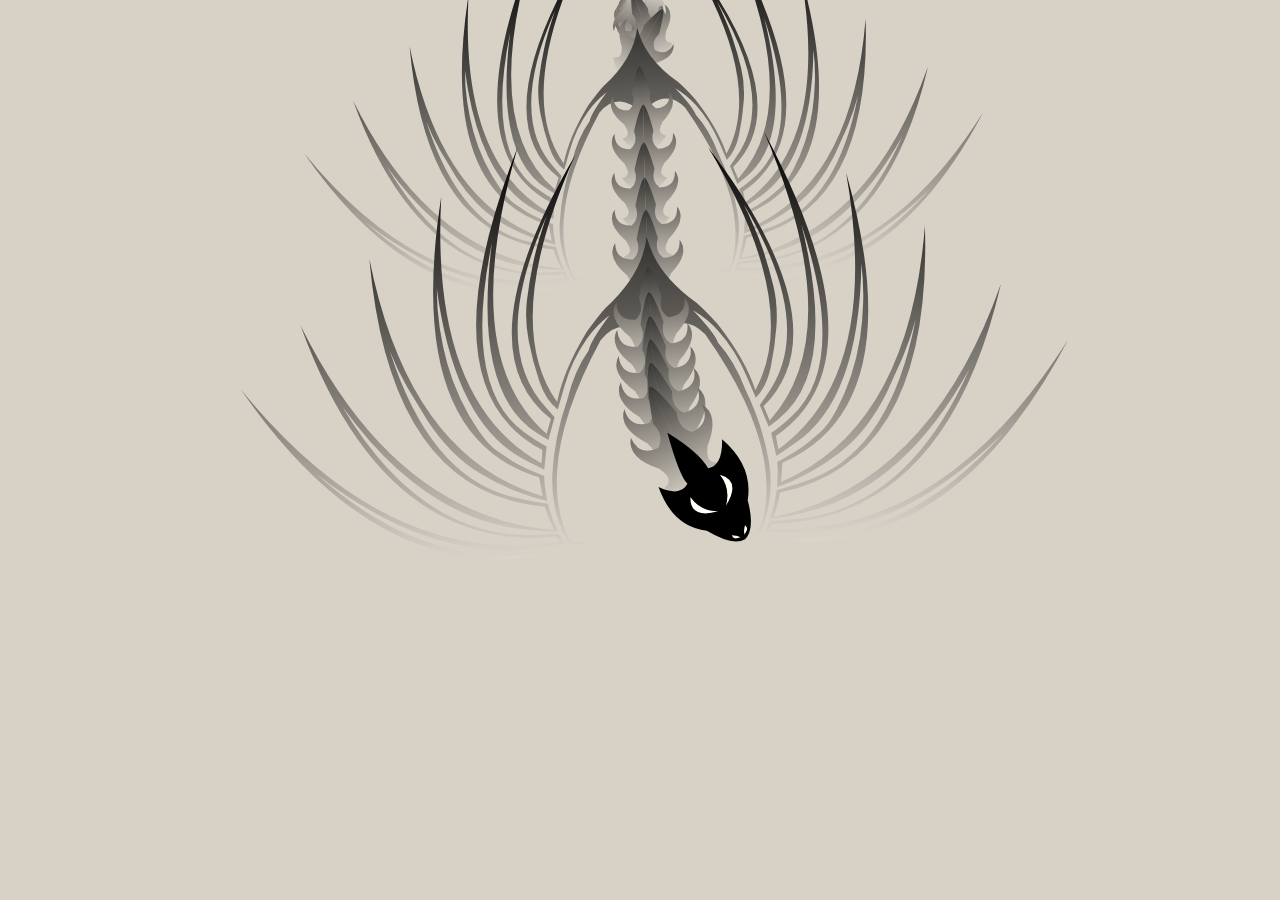
<file: interactive_dragon/interactive dragon.html>
<!DOCTYPE html>
<html lang="en">
  <head>
    <meta charset="UTF-8">
    <meta name="viewport" content="width=device-width, initial-scale=1.0">
    <link rel="stylesheet" href="interactive dragon.css">
    <title>Interactive dragon</title>
  </head>
  <body>
    <svg>
      <defs>
        <g id="Cabeza" transform="matrix(1, 0, 0, 1, 0, 0)">
          <path style="fill:#FFFFFF;fill-opacity:1" d="M-28.9,-1.1L-28.55 -1.95Q-28.1 -3.1 -27.25 -2.95L-26.7 -2.95Q-27.7 -1.65 -28.9 -1.1M-18.35,-1.8Q-15.1 -10.3 -9.6 -6.05Q-15.1 -6.2 -18.35 -1.8M-18.35,1.1Q-15.1 5.45 -9.6 5.35Q-15.1 9.55 -18.35 1.1M-26.7,2.2L-27.25 2.25Q-28.1 2.4 -28.55 1.2L-28.9 0.35Q-27.7 0.9 -26.7 2.2" />
          <path style="fill:#000000;fill-opacity:1" d="M-21.05,-8.25Q-13.6 -15.95 -1.3 -12.1Q-7.85 -8.5 -5.85 -4.35Q-2.3 -4.85 10.5 0.15Q0 4.35 -5.85 3.65Q-7.85 7.75 -1.25 12.45Q-13.6 15.2 -21.05 7.5Q-29.55 4.05 -30.2 -0.35Q-29.55 -4.8 -21.05 -8.25M-26.7,-2.95L-27.25 -2.95Q-28.1 -3.1 -28.55 -1.95L-28.9 -1.1Q-27.7 -1.65 -26.7 -2.95M-9.6,-6.05Q-15.1 -10.3 -18.35 -1.8Q-15.1 -6.2 -9.6 -6.05M-9.6,5.35Q-15.1 5.45 -18.35 1.1Q-15.1 9.55 -9.6 5.35M-28.9,0.35L-28.55 1.2Q-28.1 2.4 -27.25 2.25L-26.7 2.2Q-27.7 0.9 -28.9 0.35" />
        </g>
        <g id="Aletas" transform="matrix(1, 0, 0, 1, 0, 0)">
          <linearGradient id="LinearGradID_1" gradientUnits="userSpaceOnUse" gradientTransform="matrix(0.0935974, 0, 0, 0.188782, -20.55, 0)" spreadMethod="pad" x1="-819.2" y1="0" x2="819.2" y2="0">
            <stop offset="0" style="stop-color:#CCCCCC;stop-opacity:1" />
            <stop offset="1" style="stop-color:#000000;stop-opacity:1" />
          </linearGradient>
          <path style="fill:url(#LinearGradID_1) " d="M29.75,-36.85Q-17.75 -61.45 -42.05 -40.95L-45.35 -38.35L-53.7 -41.15L-51.15 -44.85Q-34.85 -68.4 21 -57.8Q-32.2 -72.1 -50.25 -50Q-53.85 -45.65 -56.05 -41.95L-64.7 -43.35L-60.6 -50.3Q-45.9 -75.55 5.1 -79.35Q-2.2 -79.8 -9.45 -79.15Q-16.2 -78.55 -22.85 -77.15Q-29.85 -75.65 -36.5 -73Q-43.05 -70.4 -48.8 -66.85Q-54.55 -63.35 -56.8 -60.3L-60.5 -55.4Q-62.95 -52.1 -67 -43.55L-70.55 -43.55L-76.35 -42.95Q-74.6 -49.1 -71.85 -54.85Q-68.9 -61.25 -64.8 -67.1Q-60.8 -73 -55.45 -77.55Q-49.9 -82.35 -43.65 -85.85L-30.6 -92.7Q-24.05 -95.95 -17 -98.25Q-63.75 -86.35 -73.65 -57.1Q-75.75 -50.75 -77.45 -42.75Q-82.9 -41.75 -88 -39.65Q-87.65 -46.65 -86.3 -53.05Q-79.8 -89.8 -36.65 -117.2Q-80.65 -94.5 -87.55 -59.55Q-88.65 -54.15 -88.95 -39.4L-89.8 -38.85L-92.7 -37.6Q-93.75 -44.35 -94.1 -51.15Q-94.4 -58.2 -93.25 -65.1Q-92.15 -72.5 -90.05 -79.65Q-88.05 -86.55 -85 -93Q-82.1 -99.3 -78.45 -105.15Q-74.6 -111.35 -70.25 -117.25Q-65.95 -123.1 -61.1 -128.55Q-70.3 -119.35 -77.9 -108.7Q-86 -97.3 -90.8 -84.05Q-95.8 -70.5 -96 -56.15Q-96.1 -46 -94.05 -36.05L-93.25 -31.55Q-93.5 -35.65 -92.35 -36Q-79.85 -42 -66.6 -40.45Q-52.45 -38.85 -39.2 -33.25Q-28.3 -29.9 -21.25 -24.15Q-17.8 -23.3 -8.6 -15.6Q-12.1 -20.75 -16.75 -24.5Q-24.55 -30.7 -34.25 -34.05L-42.55 -37Q-38.9 -41.25 -31.5 -43.25Q-24.05 -45.3 -16.2 -46.3Q-8.35 -47.35 -1 -46Q5.95 -44.75 12.75 -42.85Q19.85 -40.9 29.75 -36.85M-92.45,-27.35L-94.95 -36.25Q-109.7 -105 -27.95 -154.65Q-98.65 -103.8 -91.75 -39.4L-89.95 -40.2Q-92.2 -105.25 -5.6 -130.9Q-78.8 -99.95 -87.45 -40.9Q-83.15 -42.95 -78.45 -43.95Q-70 -101.3 17.65 -103.8Q-56.9 -93.4 -74.5 -44.55L-67.4 -45.45Q-49.1 -94.95 39.25 -75.65Q-36.75 -84.35 -62.25 -44.25L-57.3 -43.6Q-31.65 -86.5 56.15 -46.05Q-20.3 -73.35 -51.35 -41.7L-45.95 -39.75Q-17.85 -71.35 51.85 -24.8Q-8.7 -56.4 -39.75 -37.05Q-28.15 -34.05 -14.25 -24.45Q-8.6 -19.85 -5.8 -16.95Q5.95 -2.4 20 0Q5.95 2.4 -5.8 16.95Q-8.6 19.85 -14.25 24.45Q-28.15 34.05 -39.75 37.05Q-8.7 56.4 51.85 24.8Q-17.85 71.35 -45.95 39.75L-51.35 41.7Q-20.3 73.35 56.15 46.1Q-31.65 86.5 -57.3 43.65L-62.25 44.3Q-36.75 84.35 39.25 75.7Q-49.1 94.95 -67.4 45.5L-74.5 44.6Q-56.9 93.4 17.65 103.85Q-70 101.3 -78.45 43.95Q-83.15 42.95 -87.45 40.9Q-78.8 99.95 -5.6 130.9Q-92.2 105.25 -89.95 40.25L-91.75 39.4Q-98.65 103.8 -27.95 154.65Q-109.7 105 -94.95 36.3L-92.45 27.35Q-93.05 33.9 -92.05 34.75Q-91.1 35.55 -88.95 36.7L-87.95 37Q-83.7 38.25 -79.05 38.8L-77.25 38.95Q-72.55 39.3 -67.5 38.85L-65.45 38.65Q-44.4 36.05 -17.8 19.6Q-9.9 12.8 -15.15 4.4Q-18.15 3.15 -19 0Q-18.15 -3.15 -15.15 -4.4Q-9.9 -12.8 -17.8 -19.6L-17.8 -19.55Q-44.4 -36.05 -65.45 -38.6L-67.5 -38.8Q-72.55 -39.3 -77.25 -38.95L-79.05 -38.75Q-83.7 -38.25 -87.95 -36.95L-88.95 -36.65Q-91.1 -35.55 -92.05 -34.7Q-93.05 -33.9 -92.45 -27.35M-8.6,15.6Q-17.8 23.3 -21.25 24.2Q-28.3 29.9 -39.2 33.3Q-52.45 38.85 -66.6 40.5Q-79.85 42 -92.35 36Q-93.5 35.65 -93.25 31.55L-94.05 36.1Q-96.1 46.05 -96 56.15Q-95.8 70.5 -90.8 84.1Q-86 97.3 -77.9 108.75Q-70.3 119.35 -61.1 128.6Q-65.95 123.1 -70.25 117.25Q-74.6 111.35 -78.45 105.15Q-82.1 99.3 -85 93Q-88.05 86.55 -90.05 79.7Q-92.15 72.5 -93.25 65.1Q-94.4 58.2 -94.1 51.2Q-93.75 44.35 -92.7 37.6L-89.8 38.9L-88.95 39.45Q-88.65 54.15 -87.55 59.55Q-80.65 94.5 -36.65 117.25Q-79.8 89.8 -86.3 53.1Q-87.65 46.65 -88 39.65Q-82.9 41.75 -77.45 42.75Q-75.75 50.75 -73.65 57.15Q-63.75 86.35 -17 98.3Q-24.05 95.95 -30.6 92.75L-43.65 85.9Q-49.9 82.35 -55.45 77.6Q-60.8 73 -64.8 67.15Q-68.9 61.25 -71.85 54.85Q-74.6 49.1 -76.35 42.95L-70.55 43.6L-67 43.6Q-62.95 52.1 -60.5 55.4L-56.8 60.35Q-54.55 63.35 -48.8 66.9Q-43.05 70.4 -36.5 73Q-29.85 75.65 -22.85 77.15Q-16.2 78.55 -9.45 79.15Q-2.2 79.8 5.1 79.35Q-45.9 75.55 -60.6 50.3L-64.7 43.4L-56.05 41.95Q-53.85 45.65 -50.25 50Q-32.2 72.1 21 57.85Q-34.85 68.4 -51.15 44.85L-53.7 41.2L-45.35 38.35L-42.05 40.95Q-17.75 61.45 29.75 36.85Q19.85 40.9 12.75 42.9Q5.95 44.75 -1 46Q-8.35 47.35 -16.2 46.35Q-24.05 45.3 -31.5 43.3Q-38.9 41.25 -42.55 37.05L-34.25 34.05Q-24.55 30.7 -16.75 24.5Q-12.1 20.75 -8.6 15.6" />
        </g>
        <g id="Espina" transform="matrix(1, 0, 0, 1, 0, 0)">
          <linearGradient id="LinearGradID_2" gradientUnits="userSpaceOnUse" gradientTransform="matrix(0.0229492, 0, 0, -0.0152893, 0, 0.05)" spreadMethod="pad" x1="-819.2" y1="0" x2="819.2" y2="0">
            <stop offset="0" style="stop-color:#CCCCCC;stop-opacity:1" />
            <stop offset="1" style="stop-color:#333333;stop-opacity:1" />
          </linearGradient>
          <path style="fill:url(#LinearGradID_2) " d="M-18.8,0Q-17.85 -5.7 -12.3 -9.6Q-11.2 -5.35 -6.5 -8.25L-6.45 -8.2L-6.2 -8.3Q1.25 -16.25 6.65 -12.4Q0.05 -12.55 0 -5.95Q2.7 -2.4 7.75 -4.1Q18 -1.45 18.8 0L-18.8 0" />
          <linearGradient id="LinearGradID_3" gradientUnits="userSpaceOnUse" gradientTransform="matrix(0.0229492, 0, 0, 0.0152893, 0, -0.05)" spreadMethod="pad" x1="-819.2" y1="0" x2="819.2" y2="0">
            <stop offset="0" style="stop-color:#CCCCCC;stop-opacity:1" />
            <stop offset="1" style="stop-color:#333333;stop-opacity:1" />
          </linearGradient>
          <path style="fill:url(#LinearGradID_3) " d="M18.8,0Q18 1.45 7.75 4.1Q2.7 2.4 0 5.95Q0.05 12.55 6.65 12.4Q1.25 16.25 -6.2 8.35Q-6.35 8.25 -6.45 8.25L-6.5 8.25Q-11.2 5.35 -12.3 9.6Q-17.85 5.7 -18.8 0L18.8 0" />
        </g>
      </defs>
      <g id="screen" />
    </svg>
    <script src="interactive dragon.js"></script>
  </body>
</html>
</file>
<file: futuristic_landing_page/style.css>
*{
    padding: 0;
    margin: 0;
    box-sizing: border-box;
    font-family: sans-serif;
}

body{
    width: 100%;
    height: 100vh;
    display: flex;
    justify-content: center;
    align-items: center;
    overflow: hidden;
    background-color: #191629;
}
main{
    position: relative;
    display: flex;
    justify-content: space-between;
    flex-direction: column;
    width: 900px;
    height: 550px;
    border-radius: 20px;
    overflow: hidden;
    -webkit-box-shadow: -7px 10px 111px -33px rgba(0,0,0,0.75);
    -moz-box-shadow: -7px 10px 111px -33px rgba(0,0,0,0.75);
    box-shadow: -7px 10px 111px -33px rgba(0,0,0,0.75);
    background: linear-gradient(90deg, rgba(167,162,244,1) 0%, rgba(112,112,143,1) 35%, rgba(166,149,13,1) 100%, rgba(0,212,255,1) 100%);
}
nav{
    display: flex;
    justify-content:space-between;
    padding: 20px 30px;
    align-items: center;
    z-index: 1;
}
.logo{
    width: 40px;
    height: 40px;
}
.menu-text{
    display: flex;
    gap:50px;
    font-weight: 600;
    color:white;
}
.juice-text{
    z-index: 1;
}
h1{
    text-align: center;
    color:white;
}
.juice-info{
    text-align: center;
    margin-top: 20px;
    color: white;
}
button{
    font-size: 18px;
    padding: 10px 30px;
    border-radius: 15px;
    background-color: transparent;
    border: 1px solid white;
    color:white;
    cursor: pointer;
}
.content{
    display: flex;
    flex-direction: column;
    width: 50%;
    gap:80px;
    margin: 30px;
}
.juice-wrapper{
    width: 90px;
    height: 120px;
    padding-bottom:10px ;
    z-index: 1;
}
.static-juice{
    width: 100%;
    height: 100%;
    cursor:pointer;
    
}
.photos{
    display: flex;
    margin-left: 20px;
}
.activePhoto{
    border-bottom: 2px solid white;
}
.juice-wheel{
    width: 500px;
    height: 500px;
    border-radius: 50%;
    position: absolute;
    right:-280px;
    bottom:-300px;
    transform: rotate(-45deg);
    transition: transform 1s;
    z-index: 1;
}
.juice-wheel img{
    width: 320px;
}
.dynamic-juice-1{
    position: absolute;
   top:-350px;
   right:90px;
}
.dynamic-juice-2{
    position: absolute;
    transform: rotate(90deg);
    right:-290px;
    top:30px;
}
.dynamic-juice-3{
    position: absolute;
    transform: rotate(180deg);
    bottom:-350px;
    right:83px;
}
.dynamic-juice-4{
    position: absolute;
    transform: rotate(-90deg);
    top:30px;
    left:-290px
}
.fruits-wheel{
    width: 700px;
    height: 700px;
    border-radius: 50%;
    position: absolute;
    top:-600px;
    left:-480px;
    transform: rotate(-45deg);
    transition: transform 1s;
    z-index: 0;

}
.fruits-wheel img{
    width: 650px;
    opacity: 40%;
}
.dynamic-fruits-1{
    position: absolute;
    transform: rotate(90deg);
    bottom: -500px;
    left:10px;
 
}
.dynamic-fruits-2{
    position: absolute;
    transform: rotate(180deg);
    bottom: 200px;
    left:-580px;
}
.dynamic-fruits-3{
    position: absolute;
    transform: rotate(100deg);
    top: -350px;
    left:90px; 

}
.dynamic-fruits-4{
    position: absolute;
    bottom: 120px;
    right:-600px; 
}

.fade-in {
    animation: fadeIn 1.5s forwards;
  }

@keyframes fadeIn {
    0% { opacity: 0; }
    100% { opacity: 1; }
}
</file>
<file: interactive_dragon/interactive dragon.css>
body,
html {
	position: absolute;
	margin: 0;
	padding: 0;
	width: 100%;
	height: 100%;
	overflow: hidden;
	background: rgb(60, 97, 153);
	touch-action: none;
}

svg {
	position: absolute;
	width: 100%;
	height: 100%;
	background: #c9c9c9;
	cursor: pointer;
	filter: sepia(20%);
}
</file>
